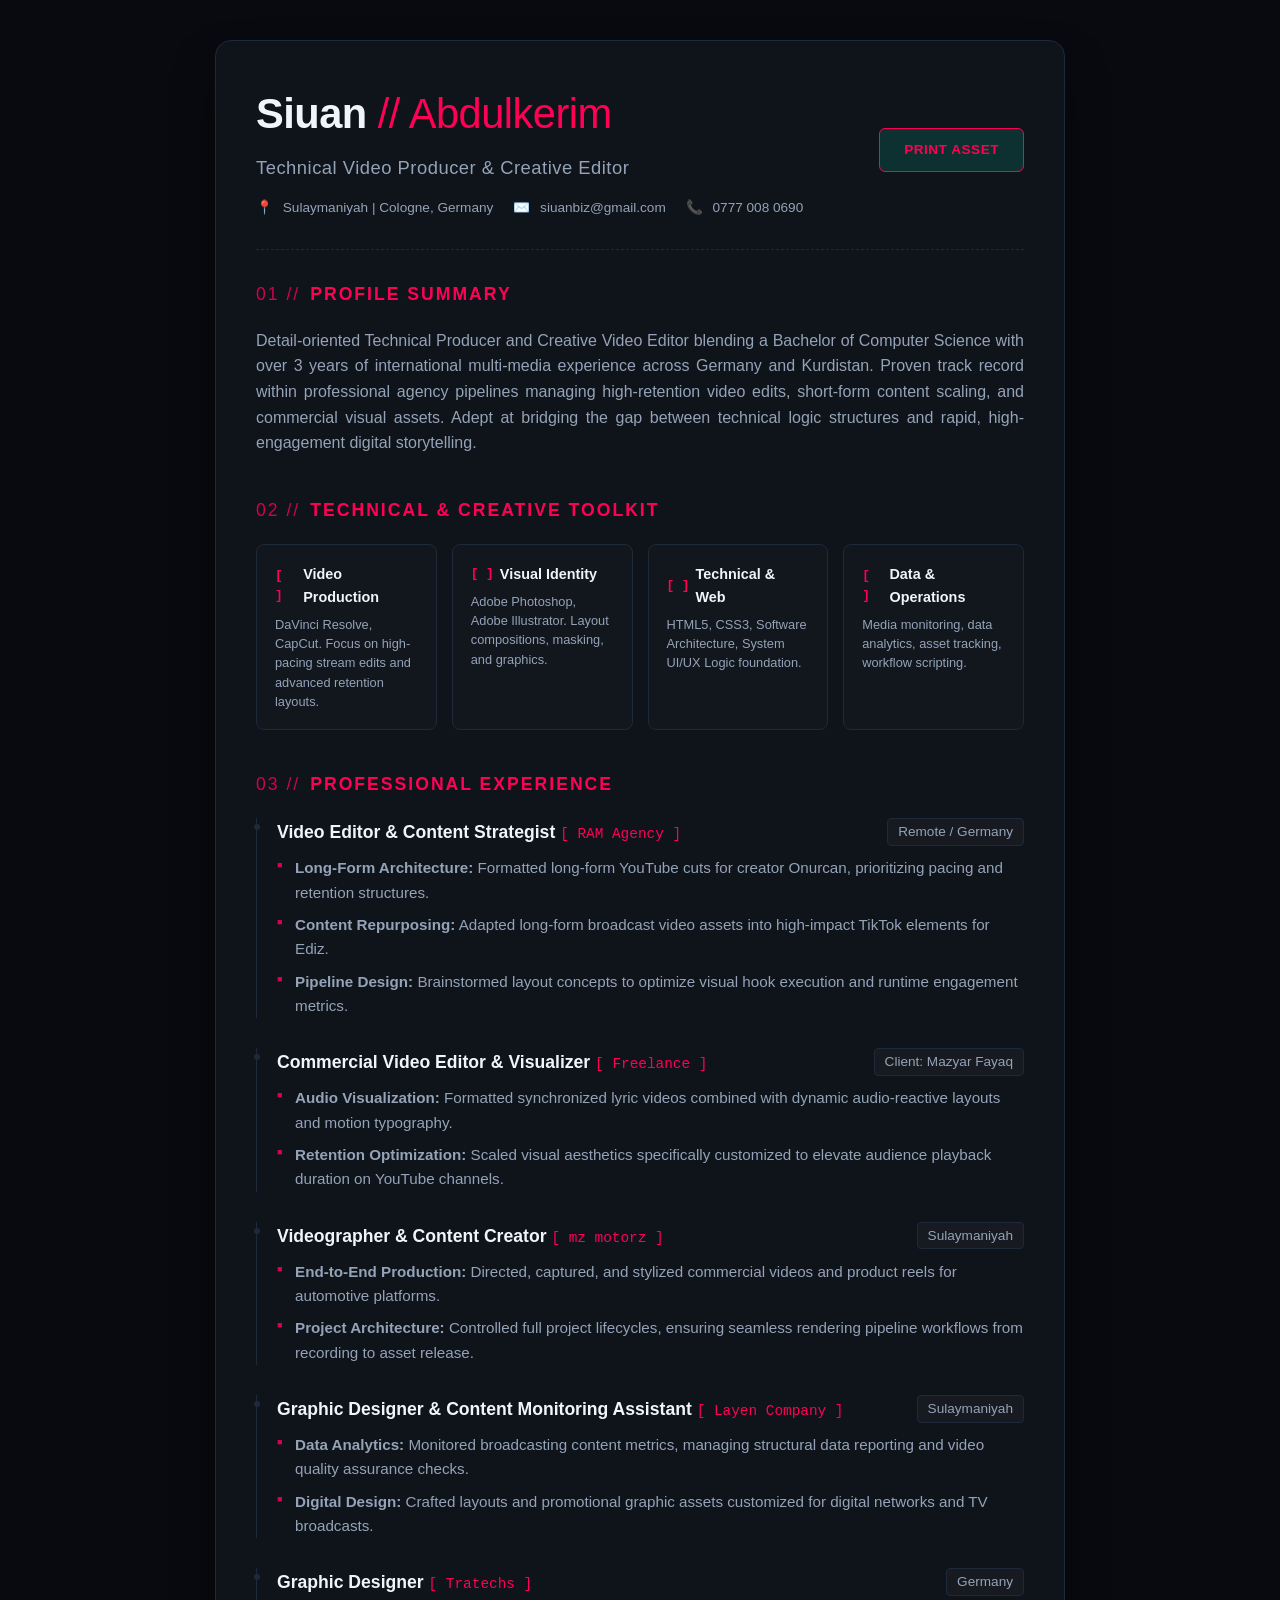
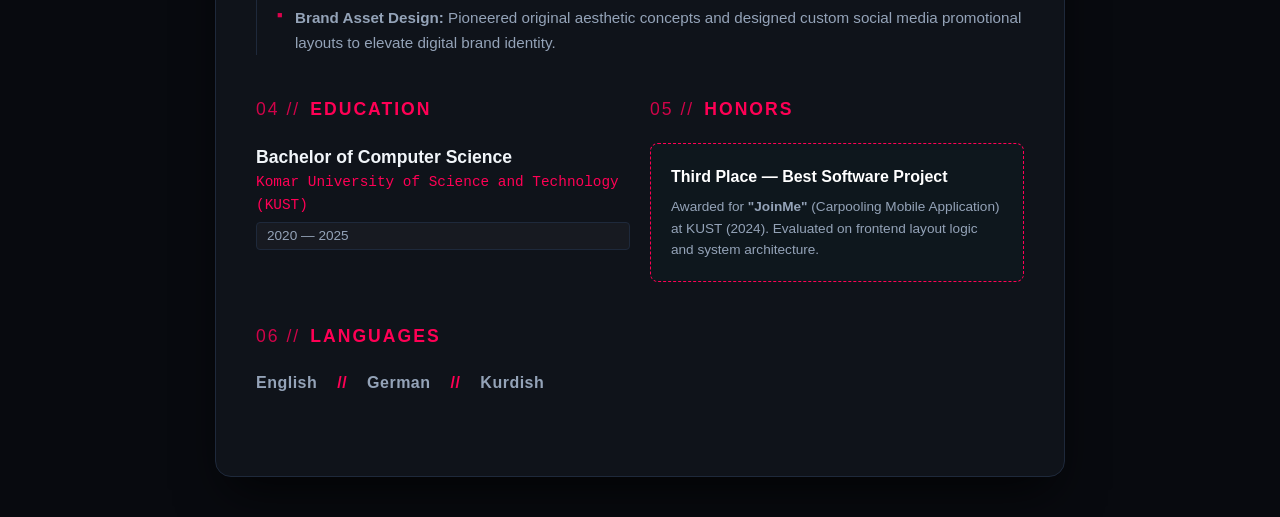
<file: cv.html>
<!DOCTYPE html>
<html lang="en">

<head>
    <meta charset="UTF-8">
    <meta name="viewport" content="width=device-width, initial-scale=1.0">
    <title>Siuan Abdulkerim - CV / Resume</title>
    <style>
        :root {
            --bg-color: #080a0f;
            --card-bg: #0f131a;
            --text-main: #f1f5f9;
            --text-muted: #94a3b8;
            --accent: #ff0055;
            --accent-glow: rgba(0, 255, 204, 0.12);
            --border-color: #1e293b;
        }

        * {
            box-sizing: border-box;
            margin: 0;
            padding: 0;
            font-family: 'Segoe UI', Roboto, Helvetica, Arial, sans-serif;
        }

        body {
            background-color: var(--bg-color);
            color: var(--text-main);
            line-height: 1.6;
            padding: 40px 20px;
        }

        .cv-container {
            max-width: 850px;
            margin: 0 auto;
            background: var(--card-bg);
            border: 1px solid var(--border-color);
            border-radius: 16px;
            padding: 40px;
            box-shadow: 0 25px 50px -12px rgba(0, 0, 0, 0.7);
        }

        .cv-header {
            display: flex;
            justify-content: space-between;
            align-items: center;
            border-bottom: 1px dashed var(--border-color);
            padding-bottom: 30px;
            margin-bottom: 30px;
        }

        .header-left h1 {
            font-size: 2.6rem;
            font-weight: 800;
            letter-spacing: -0.5px;
            margin-bottom: 5px;
        }

        .header-left h1 span {
            color: var(--accent);
            font-weight: 300;
        }

        .subtitle {
            font-size: 1.15rem;
            color: var(--text-muted);
            font-weight: 500;
            margin-bottom: 15px;
            letter-spacing: 0.5px;
        }

        .contact-info {
            display: flex;
            gap: 20px;
            font-size: 0.85rem;
            color: var(--text-muted);
            flex-wrap: wrap;
        }

        .contact-item span {
            color: var(--accent);
            margin-right: 6px;
        }

        .action-btn {
            background: var(--accent-glow);
            border: 1px solid var(--accent);
            color: var(--accent);
            padding: 10px 24px;
            border-radius: 6px;
            cursor: pointer;
            font-weight: 600;
            letter-spacing: 0.5px;
            transition: all 0.3s cubic-bezier(0.4, 0, 0.2, 1);
            text-decoration: none;
            font-size: 0.85rem;
            text-transform: uppercase;
        }

        .action-btn:hover {
            background: var(--accent);
            color: #080a0f;
            box-shadow: 0 0 20px var(--accent-glow);
            transform: translateY(-1px);
        }

        .cv-section {
            margin-bottom: 40px;
        }

        .section-title {
            font-size: 1.1rem;
            color: var(--accent);
            text-transform: uppercase;
            letter-spacing: 2px;
            margin-bottom: 20px;
            font-weight: 700;
            display: flex;
            align-items: center;
        }

        .section-title span {
            font-weight: 400;
            margin-right: 10px;
            opacity: 0.8;
        }

        .profile-text {
            color: var(--text-muted);
            font-size: 1rem;
            text-align: justify;
        }

        .toolkit-grid {
            display: grid;
            grid-template-columns: repeat(auto-fit, minmax(180px, 1fr));
            gap: 15px;
        }

        .toolkit-card {
            background: rgba(255, 255, 255, 0.01);
            border: 1px solid var(--border-color);
            padding: 18px;
            border-radius: 8px;
            transition: all 0.3s ease;
        }

        .toolkit-card:hover {
            border-color: var(--accent);
            background: rgba(0, 255, 204, 0.02);
        }

        .toolkit-card h4 {
            font-size: 0.9rem;
            color: var(--text-main);
            margin-bottom: 6px;
            display: flex;
            align-items: center;
            gap: 6px;
        }

        .toolkit-card h4::before {
            content: "[ ]";
            color: var(--accent);
            font-size: 0.8rem;
            font-family: monospace;
        }

        .toolkit-card p {
            font-size: 0.8rem;
            color: var(--text-muted);
            line-height: 1.5;
        }

        .job-card {
            margin-bottom: 30px;
            padding-left: 20px;
            border-left: 1px solid var(--border-color);
            position: relative;
        }

        .job-card::before {
            content: "";
            position: absolute;
            left: -3.5px;
            top: 6px;
            width: 6px;
            height: 6px;
            background: var(--border-color);
            border-radius: 50%;
            transition: all 0.3s ease;
        }

        .job-card:hover::before {
            background: var(--accent);
            box-shadow: 0 0 8px var(--accent);
        }

        .job-header {
            display: flex;
            justify-content: space-between;
            align-items: flex-start;
            margin-bottom: 10px;
            flex-wrap: wrap;
        }

        .job-title {
            font-size: 1.1rem;
            font-weight: 600;
        }

        .job-client {
            color: var(--accent);
            font-size: 0.9rem;
            font-weight: 400;
            font-family: monospace;
        }

        .job-date {
            font-size: 0.85rem;
            color: var(--text-muted);
            font-weight: 500;
            background: rgba(255, 255, 255, 0.03);
            padding: 2px 10px;
            border-radius: 4px;
            border: 1px solid var(--border-color);
        }

        .job-bullets {
            list-style-type: none;
        }

        .job-bullets li {
            font-size: 0.95rem;
            color: var(--text-muted);
            margin-bottom: 8px;
            position: relative;
            padding-left: 18px;
        }

        .job-bullets li::before {
            content: "■";
            color: var(--accent);
            font-size: 0.55rem;
            position: absolute;
            left: 0;
            top: 2px;
            opacity: 0.85;
        }

        .award-box {
            background: rgba(0, 255, 204, 0.02);
            border: 1px dashed var(--accent);
            padding: 20px;
            border-radius: 8px;
        }

        .award-box h4 {
            color: #fff;
            margin-bottom: 6px;
            font-size: 1rem;
        }

        @media print {
            body {
                background: white;
                color: black;
                padding: 0;
            }

            .cv-container {
                box-shadow: none;
                border: none;
                background: white;
                padding: 0;
                max-width: 100%;
            }

            .action-btn {
                display: none;
            }

            .job-card {
                border-left-color: #64748b;
            }

            .toolkit-card {
                border-color: #cbd5e1;
                background: none;
            }

            .award-box {
                background: #f8fafc;
                border-color: #000;
                color: #000;
            }

            .award-box h4 {
                color: #000;
            }

            :root {
                --text-main: #000;
                --text-muted: #334155;
            }

            .section-title,
            .job-date,
            .job-client,
            .toolkit-card h4::before,
            .header-left h1 span {
                color: #000 !important;
            }
        }

        @media (max-width: 600px) {
            .cv-header {
                flex-direction: column;
                align-items: flex-start;
                gap: 20px;
            }

            .job-header {
                flex-direction: column;
                gap: 8px;
            }
        }
    </style>
</head>

<body>

    <div class="cv-container">
        <header class="cv-header">
            <div class="header-left">
                <h1>Siuan <span>// Abdulkerim</span></h1>
                <div class="subtitle">Technical Video Producer & Creative Editor</div>
                <div class="contact-info">
                    <div class="contact-item"><span>📍</span> Sulaymaniyah | Cologne, Germany</div>
                    <div class="contact-item"><span>✉️</span> siuanbiz@gmail.com</div>
                    <div class="contact-item"><span>📞</span> 0777 008 0690</div>
                </div>
            </div>
            <a href="javascript:void(0);" class="action-btn" onclick="window.print();">Print Asset</a>
        </header>

        <section class="cv-section">
            <h3 class="section-title"><span>01 //</span> Profile Summary</h3>
            <p class="profile-text">
                Detail-oriented Technical Producer and Creative Video Editor blending a Bachelor of Computer Science
                with over 3 years of international multi-media experience across Germany and Kurdistan.
                Proven track record within professional agency pipelines managing high-retention video edits, short-form
                content scaling, and commercial visual assets. Adept at bridging the gap between
                technical logic structures and rapid, high-engagement digital storytelling.
            </p>
        </section>

        <section class="cv-section">
            <h3 class="section-title"><span>02 //</span> Technical & Creative Toolkit</h3>
            <div class="toolkit-grid">
                <div class="toolkit-card">
                    <h4>Video Production</h4>
                    <p>DaVinci Resolve, CapCut. Focus on high-pacing stream edits and advanced retention layouts.</p>
                </div>
                <div class="toolkit-card">
                    <h4>Visual Identity</h4>
                    <p>Adobe Photoshop, Adobe Illustrator. Layout compositions, masking, and graphics.</p>
                </div>
                <div class="toolkit-card">
                    <h4>Technical & Web</h4>
                    <p>HTML5, CSS3, Software Architecture, System UI/UX Logic foundation.</p>
                </div>
                <div class="toolkit-card">
                    <h4>Data & Operations</h4>
                    <p>Media monitoring, data analytics, asset tracking, workflow scripting.</p>
                </div>
            </div>
        </section>

        <section class="cv-section">
            <h3 class="section-title"><span>03 //</span> Professional Experience</h3>

            <div class="job-card">
                <div class="job-header">
                    <div class="job-title">Video Editor & Content Strategist <span class="job-client">[ RAM Agency ]</span></div>
                    <div class="job-date">Remote / Germany</div>
                </div>
                <ul class="job-bullets">
                    <li><strong>Long-Form Architecture:</strong> Formatted long-form YouTube cuts for creator Onurcan, prioritizing pacing and retention structures.</li>
                    <li><strong>Content Repurposing:</strong> Adapted long-form broadcast video assets into high-impact TikTok elements for Ediz.</li>
                    <li><strong>Pipeline Design:</strong> Brainstormed layout concepts to optimize visual hook execution and runtime engagement metrics.</li>
                </ul>
            </div>

            <div class="job-card">
                <div class="job-header">
                    <div class="job-title">Commercial Video Editor & Visualizer <span class="job-client">[ Freelance ]</span></div>
                    <div class="job-date">Client: Mazyar Fayaq</div>
                </div>
                <ul class="job-bullets">
                    <li><strong>Audio Visualization:</strong> Formatted synchronized lyric videos combined with dynamic audio-reactive layouts and motion typography.</li>
                    <li><strong>Retention Optimization:</strong> Scaled visual aesthetics specifically customized to elevate audience playback duration on YouTube channels.</li>
                </ul>
            </div>

            <div class="job-card">
                <div class="job-header">
                    <div class="job-title">Videographer & Content Creator <span class="job-client">[ mz motorz ]</span></div>
                    <div class="job-date">Sulaymaniyah</div>
                </div>
                <ul class="job-bullets">
                    <li><strong>End-to-End Production:</strong> Directed, captured, and stylized commercial videos and product reels for automotive platforms.</li>
                    <li><strong>Project Architecture:</strong> Controlled full project lifecycles, ensuring seamless rendering pipeline workflows from recording to asset release.</li>
                </ul>
            </div>

            <div class="job-card">
                <div class="job-header">
                    <div class="job-title">Graphic Designer & Content Monitoring Assistant <span class="job-client">[ Layen Company ]</span></div>
                    <div class="job-date">Sulaymaniyah</div>
                </div>
                <ul class="job-bullets">
                    <li><strong>Data Analytics:</strong> Monitored broadcasting content metrics, managing structural data reporting and video quality assurance checks.</li>
                    <li><strong>Digital Design:</strong> Crafted layouts and promotional graphic assets customized for digital networks and TV broadcasts.</li>
                </ul>
            </div>

            <div class="job-card">
                <div class="job-header">
                    <div class="job-title">Graphic Designer <span class="job-client">[ Tratechs ]</span></div>
                    <div class="job-date">Germany</div>
                </div>
                <ul class="job-bullets">
                    <li><strong>Brand Asset Design:</strong> Pioneered original aesthetic concepts and designed custom social media promotional layouts to elevate digital brand identity.</li>
                </ul>
            </div>
        </section>

        <section class="cv-section" style="display: grid; grid-template-columns: repeat(auto-fit, minmax(280px, 1fr)); gap: 20px;">
            <div>
                <h3 class="section-title"><span>04 //</span> Education</h3>
                <div class="job-title">Bachelor of Computer Science</div>
                <div class="job-client" style="margin-bottom: 5px;">Komar University of Science and Technology (KUST)</div>
                <div class="job-date">2020 — 2025</div>
            </div>
            <div>
                <h3 class="section-title"><span>05 //</span> Honors</h3>
                <div class="award-box">
                    <h4>Third Place — Best Software Project</h4>
                    <p style="font-size: 0.85rem; color: var(--text-muted);">
                        Awarded for <strong>"JoinMe"</strong> (Carpooling Mobile Application) at KUST (2024). Evaluated on frontend layout logic and system architecture.
                    </p>
                </div>
            </div>
        </section>

        <section class="cv-section">
            <h3 class="section-title"><span>06 //</span> Languages</h3>
            <p class="profile-text" style="word-spacing: 15px; font-weight: 600; letter-spacing: 0.5px;">
                English <span style="color:var(--accent)">//</span> German <span style="color:var(--accent)">//</span> Kurdish
            </p>
        </section>
    </div>

</body>

</html>
</file>
